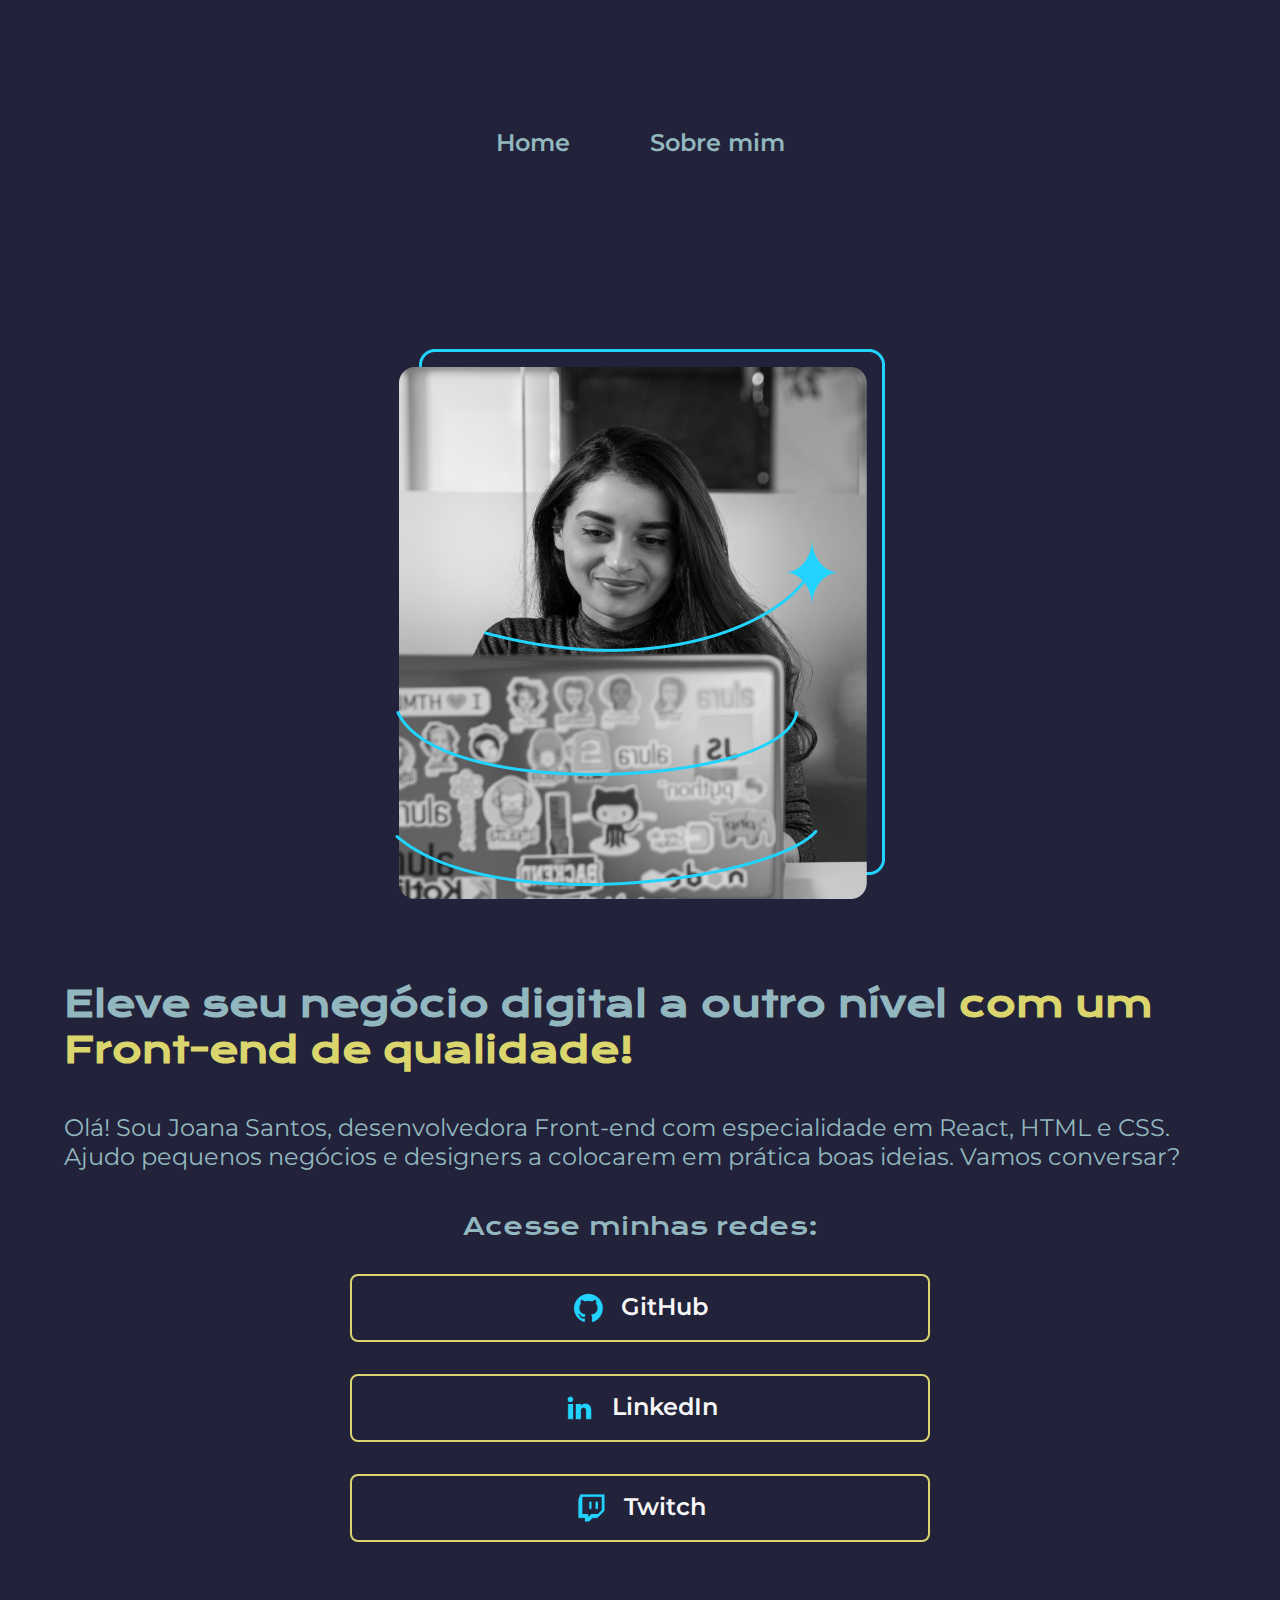
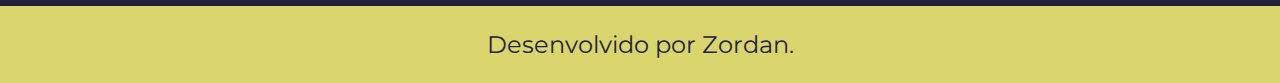
<file: index.html>
<!DOCTYPE html>
<html lang="pt-br">
<head>
    <meta charset="UTF-8">
    <meta http-equiv="X-UA-Compatible" content="IE-edge">
    <meta name="viewport" content="width=device-width, initial-scale=1.0">
    <title>Portfólio</title>
    <link rel="stylesheet" href="styles/styles.css">
</head>
<body>
    <header class="cabecalho">
        <nav class="cabecalho__menu">
            <a class="cabecalho__menu__link" href="index.html">Home</a>
            <a class="cabecalho__menu__link" href="about.html">Sobre mim</a>
        </nav>
    </header>
    <main class="apresentacao">
        <section class="apresentacao__conteudo">
            <h1 class="apresentacao__conteudo__titulo">Eleve seu negócio digital a outro nível <strong class="titulo-destaque">com um Front-end de qualidade!</strong></h1>
            <p class="apresentacao__conteudo__texto">Olá! Sou Joana Santos, desenvolvedora Front-end com especialidade em React, HTML e CSS. Ajudo pequenos negócios e designers a colocarem em prática boas ideias. Vamos conversar?</p>
            <div class="apresentacao__links">
                <h2 class="apresentacao__links__subtitulo">Acesse minhas redes:</h2>
                <a class="apresentacao__links__link" href="https://github.com">
                <img src="./assets/github.png">
                GitHub
                </a>
                <a class="apresentacao__links__link" href="https://linkedin.com">
                <img src="./assets/linkedin.png">
                LinkedIn
                </a>
                <a class="apresentacao__links__link" href="https://twitch.tv">
                <img src="./assets/twitch.png">
                Twitch
                </a>
            </div>
        </section>
        <img src="./assets/imagem.png" alt="Joana Santos programando">
    </main>
    <footer class="rodape">
        <p>Desenvolvido por Zordan.</p>
    </footer>
</body>
</html>
</file>
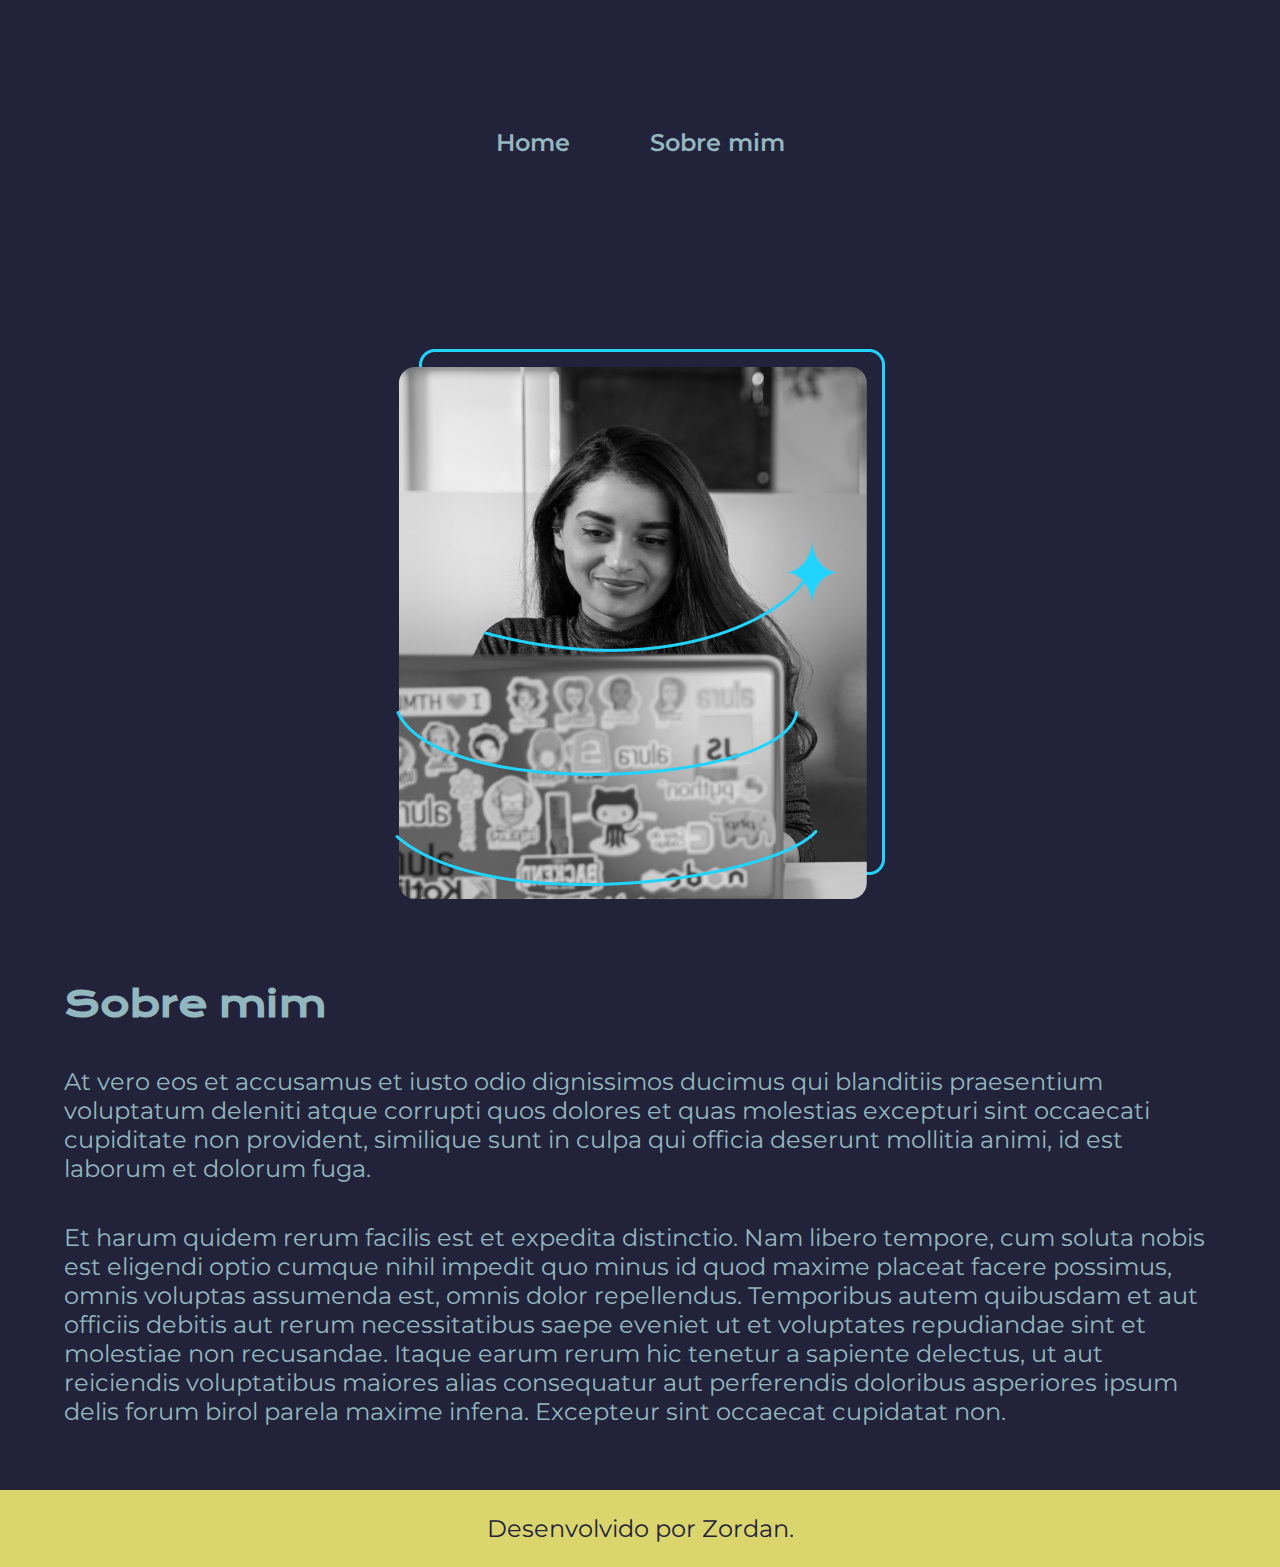
<file: about.html>
<!DOCTYPE html>
<html lang="pt-br">
<head>
    <meta charset="UTF-8">
    <meta name="viewport" content="width=device-width, initial-scale=1.0">
    <title>Sobre mim</title>
    <link rel="stylesheet" href="styles/styles.css">
</head>
<body>
    <header class="cabecalho">
        <nav class="cabecalho__menu">
            <a class="cabecalho__menu__link" href="index.html">Home</a>
            <a class="cabecalho__menu__link" href="about.html">Sobre mim</a>
        </nav>
    </header>
    <main class="apresentacao">
        <section class="apresentacao__conteudo">
            <h1 class="apresentacao__conteudo__titulo">Sobre mim</h1>
            <p class="apresentacao__conteudo__texto">At vero eos et accusamus et iusto odio dignissimos ducimus qui blanditiis praesentium voluptatum deleniti atque corrupti quos dolores et quas molestias excepturi sint occaecati cupiditate non provident, similique sunt in culpa qui officia deserunt mollitia animi, id est laborum et dolorum fuga.</p>
            <p class="apresentacao__conteudo__texto">Et harum quidem rerum facilis est et expedita distinctio. Nam libero tempore, cum soluta nobis est eligendi optio cumque nihil impedit quo minus id quod maxime placeat facere possimus, omnis voluptas assumenda est, omnis dolor repellendus. Temporibus autem quibusdam et aut officiis debitis aut rerum necessitatibus saepe eveniet ut et voluptates repudiandae sint et molestiae non recusandae. Itaque earum rerum hic tenetur a sapiente delectus, ut aut reiciendis voluptatibus maiores alias consequatur aut perferendis doloribus asperiores ipsum delis forum birol parela maxime infena. Excepteur sint occaecat cupidatat non.</p>
        </section>
        <img src="./assets/imagem.png" alt="Joana Santos programando">
    </main>
    <footer class="rodape">
        <p>Desenvolvido por Zordan.</p>
    </footer>
</body>
</html>
</file>
<file: styles/styles.css>
@import url('https://fonts.googleapis.com/css2?family=Krona+One&family=Montserrat:wght@100..900&display=swap');

:root {
    --cor-primaria: #93B7BE;
    --cor-secundaria: #F6F6F6;
    --cor-terciaria: #DBD56E;
    --font-primaria: 'Krona One', sans-serif;
    --font-secundaria: 'Montserrat', sans-serif;
    --font-tamanho-primaria: 1.5rem; 
    --font-tamanho-secundaria: 2.25rem;
}

* {
    margin: 0;
    padding: 0;
}

body {
    /* height: 100vh; */
    box-sizing: border-box;
    background-color: #22223B;
    color: var(--cor-primaria);
}

.titulo-destaque {
    color: var(--cor-terciaria);
}

.cabecalho {
    padding: 2% 0% 0% 15%;
}

.cabecalho__menu {
    display: flex;
    gap: 80px;
}

.cabecalho__menu__link {
    font-family: var(--font-secundaria);
    font-size: var(--font-tamanho-primaria);
    font-weight: 600;
    color: var(--cor-primaria);
    text-decoration: none;
}


.apresentacao {
    padding: 8% 15%; /* adiciona uma margem para centralizar os elementos na tela*/
    display: flex; /* coloca os elementos lado a lado */
    align-items: center;
    justify-content: space-between;
    gap: 82px;
}

.apresentacao__conteudo {
    width: 50%;
    display: flex; /* coloca os elementos lado a lado */
    flex-direction: column;
    gap: 40px; /* adiciona espaços iguais entre cada elemento */
}

.apresentacao_imagem{
    width: 50%;
}

.apresentacao__conteudo__titulo {
    font-size: var(--font-tamanho-secundaria);
    font-family: var(--font-primaria);
}

.apresentacao__conteudo__texto {
    font-size: var(--font-tamanho-primaria);
    font-family: var(--font-secundaria);
}

.apresentacao__links {
    display: flex; /* coloca os elementos lado a lado */
    flex-direction: column;
    justify-content: space-between;
    align-items: center;
    gap: 32px; /* adiciona espaços iguais entre cada elemento */
}

.apresentacao__links__subtitulo {
    font-family: var(--font-primaria);
    font-size: var(--font-tamanho-primaria);
    font-weight: 400;
}

.apresentacao__links__link {
    display: flex;
    justify-content: center;
    gap: 16px;
    color: var(--cor-secundaria);
    border: 2px solid var(--cor-terciaria);
    width: 50%;
    border-radius: 8px;
    padding: 16px 0;
    text-align: center;
    text-decoration: none;
    font-size: var(--font-tamanho-primaria);;
    font-weight: 600;
    font-family: var(--font-secundaria);
}

.apresentacao__links__link:hover{
    background-color: var(--cor-primaria);
    padding: 3%;
}

.rodape {
    padding: var(--font-tamanho-primaria);
    color: #22223B;
    background-color: var(--cor-terciaria);
    text-align: center;
    font-family: var(--font-secundaria);
    font-size: var(--font-tamanho-primaria);
    font-weight: 400;
}

@media (max-width: 1300px) {
   .cabecalho {
    padding: 10%;
   }
   
   .cabecalho__menu{
    justify-content: center;
   }

    .apresentacao {
        flex-direction: column-reverse;
        padding: 5%;
    }

    .apresentacao__conteudo {
        width: auto;
    }
}
</file>
